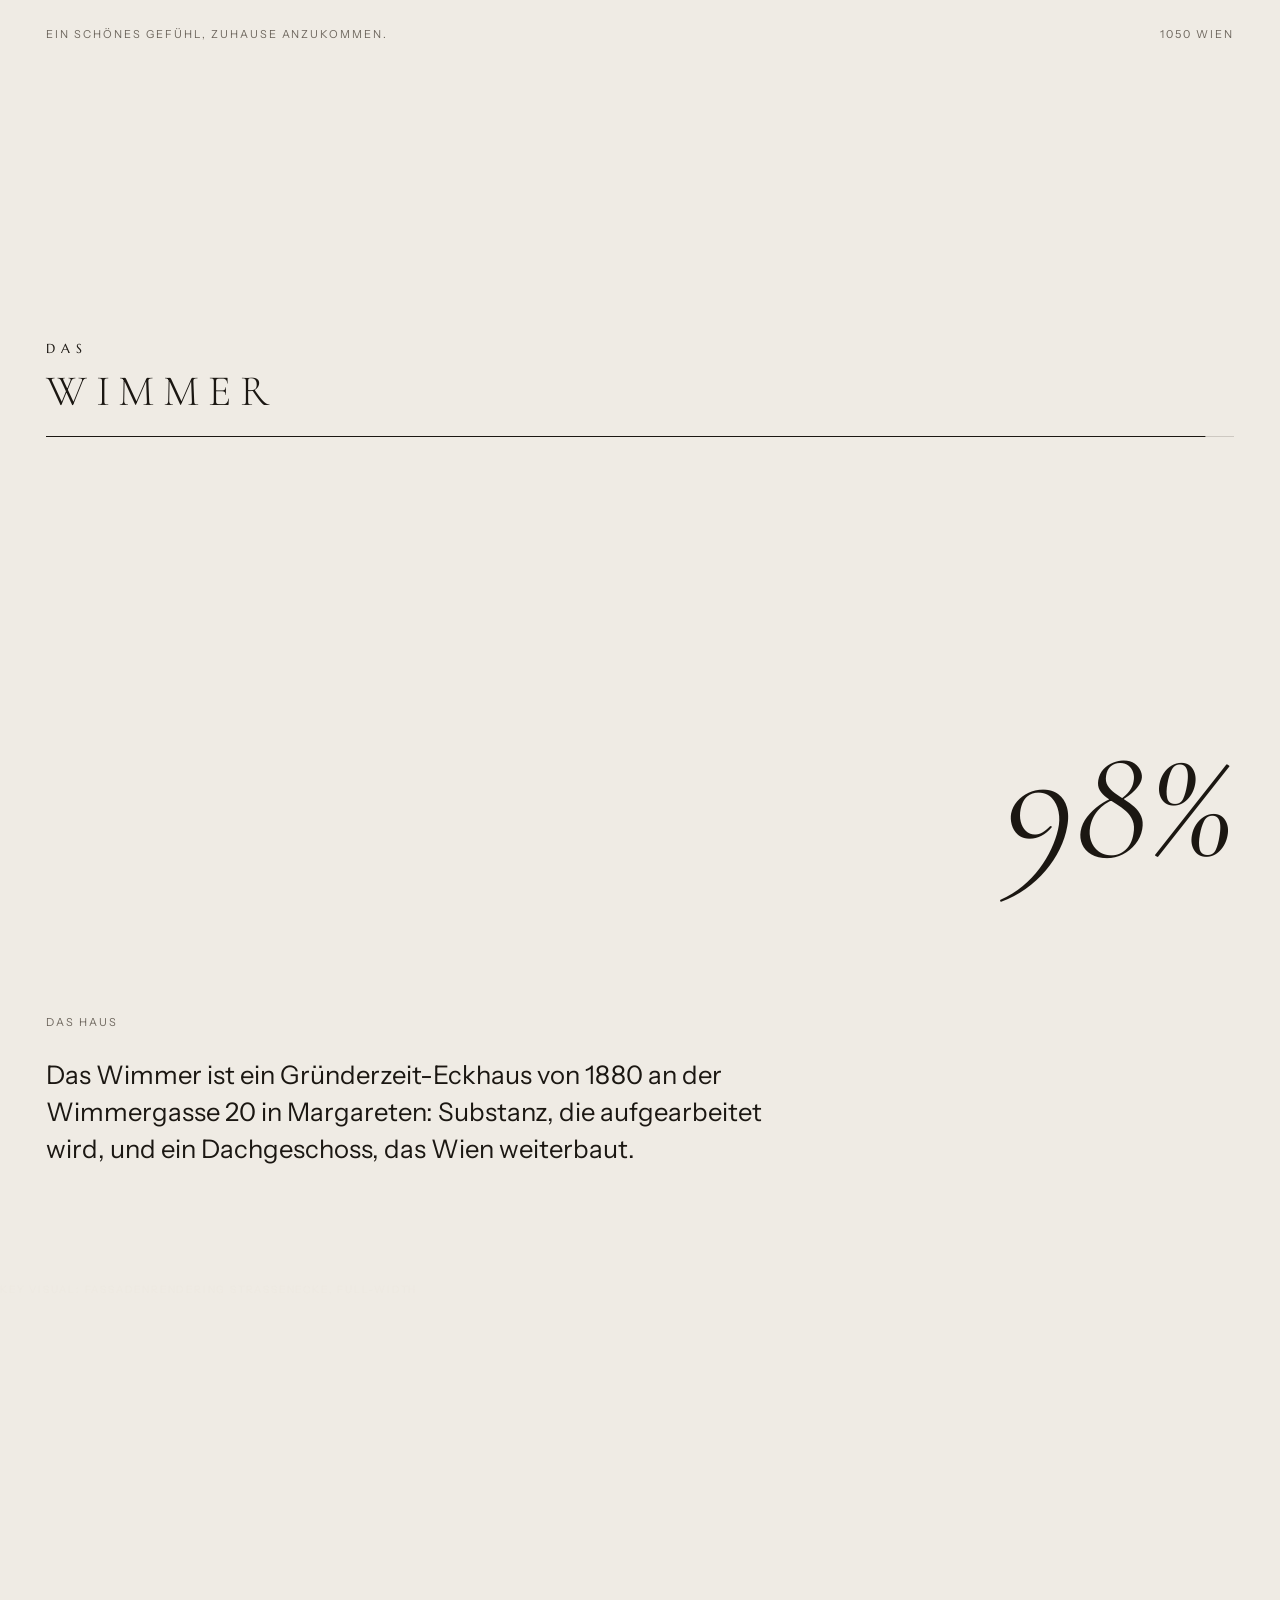
<file: uploads/hero_das-wimmer.html>
<!doctype html>
<html lang="de">
<head>
<meta charset="utf-8">
<meta name="viewport" content="width=device-width, initial-scale=1">
<title>Das Wimmer · Hero-Referenz (1:1 nach Vorlage)</title>
<!--
  DAS WIMMER · Hero-Section, 1:1 nach Screenrecording-Referenz (Alder Park)

  Ablauf exakt wie die Vorlage:
  1) BUILD-UP (Preloader, Overlay): Meta-Zeile oben (Claim links, Ort rechts),
     Wortmarke mittig-links, darunter eine Hairline, die als Fortschrittsbalken
     von links mitwaechst, unten rechts riesiger Serif-Zaehler 0 bis 100 %.
     Bei 100 % faehrt das Overlay als Curtain nach oben.
  2) HERO (Zwei-Spalten-Layout): Headline links oben (grosser Serif, eine Zeile)
     mit kleiner Subline darunter. Rechts ein Bild in voller Hoehe der Hero.
     Links unter der Headline ein kleineres Bild, daneben ein Stat-Block
     (grosse Serif-Zahl + Label) und ein dunkler Button mit Pfeil.
  3) Danach beim Scroll: Mikro-Label + Intro-Absatz, dann Full-width-Bild mit Clip-Reveal.

  Fonts: Cormorant (Display-Serif), Marcellus (Caps/Nav), Instrument Sans (Grotesk).
  Platzhalter ersetzen: Emblem-SVG durch echtes Logo, Espresso-Flaechen durch echte Bilder.
  Keine Pills, keine Schatten, Radius 0.
-->
<link rel="preconnect" href="https://fonts.googleapis.com">
<link rel="preconnect" href="https://fonts.gstatic.com" crossorigin>
<link href="https://fonts.googleapis.com/css2?family=Cormorant:ital,wght@0,300;0,400;1,300&family=Marcellus&family=Instrument+Sans:wght@400;500&display=swap" rel="stylesheet">
<style>
  :root {
    --ivory:    #EFEBE4;
    --paper:    #F6F3ED;
    --espresso: #2C2620;
    --ink:      #1B1712;
    --ink-soft: #6E675E;
    --gold:     #C08A2D;
    --line:     rgba(27, 23, 18, 0.16);
    --pad-x:    clamp(24px, 3.6vw, 72px);
    --ease:     cubic-bezier(0.25, 1, 0.25, 1);
  }

  * { margin: 0; padding: 0; box-sizing: border-box; }
  body {
    background: var(--ivory);
    color: var(--ink);
    font-family: "Instrument Sans", sans-serif;
    font-size: 16px;
    line-height: 1.6;
    -webkit-font-smoothing: antialiased;
  }
  img { max-width: 100%; display: block; }

  .micro {
    font-size: 11px;
    letter-spacing: 0.18em;
    text-transform: uppercase;
    color: var(--ink-soft);
  }

  /* ============ 1) BUILD-UP / PRELOADER (Overlay) ============ */
  .preloader {
    position: fixed;
    inset: 0;
    z-index: 50;
    background: var(--ivory);
    display: flex;
    flex-direction: column;
    padding: 26px var(--pad-x);
    transition: transform 1.1s var(--ease);
  }
  .preloader.done { transform: translateY(-100%); }
  .pre-meta { display: flex; justify-content: space-between; gap: 24px; }

  .pre-mark { margin-top: auto; }
  .pre-mark .das {
    font-family: "Marcellus", serif;
    font-size: 13px;
    letter-spacing: 0.5em;
    text-transform: uppercase;
    margin-bottom: 10px;
  }
  .pre-mark .wimmer {
    font-family: "Cormorant", serif;
    font-weight: 300;
    font-size: clamp(34px, 3.4vw, 52px);
    letter-spacing: 0.2em;
    text-transform: uppercase;
    line-height: 1;
  }
  /* Fortschritt: faint Hairline in voller Breite, dunkle Linie waechst mit dem Zaehler */
  .pre-progress {
    position: relative;
    height: 1px;
    background: var(--line);
    margin-top: 22px;
  }
  .pre-progress i {
    position: absolute;
    inset: 0;
    background: var(--ink);
    transform: scaleX(0);
    transform-origin: left center;
  }
  .pre-counter {
    margin-top: auto;
    align-self: flex-end;
    font-family: "Cormorant", serif;
    font-weight: 300;
    font-style: italic;
    font-size: clamp(96px, 13vw, 200px);
    line-height: 0.85;
    font-variant-numeric: oldstyle-nums;
  }

  /* ============ NAVIGATION ============ */
  header {
    display: flex;
    align-items: center;
    justify-content: space-between;
    padding: 22px var(--pad-x);
    border-bottom: 1px solid var(--line);
  }
  .brand { display: flex; align-items: center; gap: 16px; text-decoration: none; color: var(--ink); }
  .brand svg { height: 44px; width: auto; display: block; }
  .brand-name {
    font-family: "Marcellus", serif;
    font-size: 15px;
    letter-spacing: 0.32em;
    text-transform: uppercase;
  }
  nav { display: flex; gap: clamp(24px, 3vw, 56px); }
  nav a, .cta {
    font-family: "Marcellus", serif;
    font-size: 12.5px;
    letter-spacing: 0.22em;
    text-transform: uppercase;
    text-decoration: none;
    color: var(--ink);
    position: relative;
  }
  nav a::after, .cta::after {
    content: "";
    position: absolute;
    left: 0; bottom: -6px;
    width: 0; height: 1px;
    background: var(--gold);
    transition: width 0.5s var(--ease);
  }
  nav a:hover::after, .cta:hover::after { width: 100%; }
  .cta::after { width: 100%; background: var(--ink); }
  .cta:hover::after { background: var(--gold); }

  /* ============ 2) HERO: Headline links, Bild rechts volle Hoehe, Bild links darunter ============ */
  .hero {
    display: grid;
    grid-template-columns: 1fr minmax(320px, 36vw);
    min-height: calc(100svh - 89px);
  }
  .hero-left {
    display: flex;
    flex-direction: column;
    padding: clamp(32px, 4.5vh, 64px) clamp(28px, 3vw, 56px) clamp(32px, 4.5vh, 64px) var(--pad-x);
  }
  .hero-title {
    font-family: "Cormorant", serif;
    font-weight: 300;
    font-size: clamp(52px, 7.2vw, 118px);
    letter-spacing: 0.1em;
    line-height: 0.95;
    text-transform: uppercase;
    white-space: nowrap;
  }
  .hero-sub {
    margin-top: clamp(14px, 1.8vh, 24px);
    max-width: 440px;
    color: var(--ink-soft);
  }
  /* Zeilen-Maske fuer den Stagger-Reveal nach dem Build-up */
  .mask { overflow: hidden; display: block; }
  .mask > span {
    display: block;
    transform: translateY(110%);
    transition: transform 1.1s var(--ease);
  }
  .is-in .mask > span { transform: translateY(0); }

  /* Untere Reihe links: kleines Bild + Stat-Block + Button */
  .hero-row {
    margin-top: auto;
    padding-top: clamp(28px, 4vh, 56px);
    display: flex;
    align-items: flex-end;
    gap: clamp(28px, 3vw, 56px);
  }
  .hero-thumb {
    width: min(300px, 34%);
    aspect-ratio: 4 / 3;
    overflow: hidden;
  }
  .hero-thumb .ph, .hero-right .ph {
    width: 100%; height: 100%;
    background: var(--espresso);
    display: flex; align-items: center; justify-content: center;
    text-align: center; padding: 12px;
  }
  .ph span { color: rgba(237, 232, 223, 0.6); font-size: 10px; letter-spacing: 0.18em; text-transform: uppercase; }
  .hero-thumb img, .hero-right img { width: 100%; height: 100%; object-fit: cover; }

  .hero-stat { display: flex; flex-direction: column; gap: 6px; }
  .hero-stat .num-row { display: flex; align-items: baseline; gap: 16px; }
  .hero-stat .num {
    font-family: "Cormorant", serif;
    font-weight: 300;
    font-size: clamp(44px, 4.6vw, 72px);
    line-height: 1;
    font-variant-numeric: oldstyle-nums;
  }
  .hero-stat .lbl { max-width: 130px; font-size: 13px; line-height: 1.35; color: var(--ink); }
  .hero-stat .tag { margin-top: 14px; }
  .btn {
    margin-top: 12px;
    align-self: flex-start;
    display: inline-flex;
    align-items: center;
    gap: 12px;
    background: var(--espresso);
    color: #EDE8DF;
    text-decoration: none;
    font-size: 12px;
    letter-spacing: 0.14em;
    text-transform: uppercase;
    padding: 13px 22px;
    transition: background 0.4s var(--ease);
  }
  .btn:hover { background: var(--ink); }
  .btn .arrow { display: inline-block; transition: transform 0.4s var(--ease); }
  .btn:hover .arrow { transform: translateX(6px); }

  /* Rechte Spalte: Bild in voller Hoehe der Hero */
  .hero-right { position: relative; overflow: hidden; }
  .hero-right .inner {
    position: absolute;
    inset: 0;
    clip-path: inset(0 0 100% 0);
    transition: clip-path 1.3s var(--ease) 0.15s;
  }
  .is-in .hero-right .inner { clip-path: inset(0 0 0 0); }

  /* Clip-Reveal fuer das kleine Bild links */
  .hero-thumb .inner {
    width: 100%; height: 100%;
    clip-path: inset(0 100% 0 0);
    transition: clip-path 1.2s var(--ease) 0.45s;
  }
  .is-in .hero-thumb .inner { clip-path: inset(0 0 0 0); }

  /* Fade fuer Sub, Stat, Button */
  .fade {
    opacity: 0;
    transform: translateY(16px);
    transition: opacity 0.9s var(--ease) 0.5s, transform 0.9s var(--ease) 0.5s;
  }
  .is-in .fade { opacity: 1; transform: none; }

  /* ============ 3) INTRO-ABSATZ + FULL-WIDTH VISUAL (Scroll-Fortsetzung) ============ */
  .intro {
    padding: clamp(72px, 12vh, 140px) var(--pad-x);
    max-width: 860px;
  }
  .intro p {
    margin-top: 22px;
    font-size: clamp(20px, 2vw, 28px);
    line-height: 1.45;
    color: var(--ink);
  }
  .visual-frame {
    height: min(92svh, 900px);
    clip-path: inset(0 0 100% 0);
    transition: clip-path 1.4s var(--ease);
  }
  .visual-frame.revealed { clip-path: inset(0 0 0 0); }
  .visual-frame .ph { height: 100%; }

  /* Reduzierte Bewegung: alles sofort im Endzustand, kein Preloader */
  @media (prefers-reduced-motion: reduce) {
    .preloader { display: none; }
    .mask > span, .fade { transition: none; transform: none; opacity: 1; }
    .hero-right .inner, .hero-thumb .inner, .visual-frame { clip-path: none; transition: none; }
  }

  @media (max-width: 860px) {
    header { flex-wrap: wrap; gap: 14px; }
    nav { order: 3; width: 100%; justify-content: space-between; gap: 12px; }
    .hero { grid-template-columns: 1fr; }
    .hero-right { min-height: 56svh; order: -1; }
    .hero-title { white-space: normal; font-size: clamp(44px, 11vw, 72px); }
    .hero-row { flex-wrap: wrap; }
    .hero-thumb { width: 60%; }
  }
</style>
</head>
<body>

<!-- 1) BUILD-UP -->
<div class="preloader" id="preloader" aria-hidden="true">
  <div class="pre-meta micro">
    <span>Ein schönes Gefühl, zuhause anzukommen.</span>
    <span>1050 Wien</span>
  </div>
  <div class="pre-mark">
    <div class="das">Das</div>
    <div class="wimmer">Wimmer</div>
    <div class="pre-progress"><i id="progress"></i></div>
  </div>
  <div class="pre-counter"><span id="counter">0</span>%</div>
</div>

<header>
  <a class="brand" href="#">
    <!-- Platzhalter-Emblem: durch echtes Logo-SVG ersetzen -->
    <svg viewBox="0 0 100 140" fill="none" aria-hidden="true">
      <ellipse cx="50" cy="70" rx="46" ry="64" stroke="#1B1712" stroke-width="1"/>
      <ellipse cx="50" cy="70" rx="39" ry="57" stroke="#1B1712" stroke-width="1"/>
      <text x="50" y="66" text-anchor="middle" font-family="Cormorant, serif" font-size="44" fill="#1B1712">W</text>
      <text x="50" y="102" text-anchor="middle" font-family="Cormorant, serif" font-size="26" fill="#C08A2D">20</text>
    </svg>
    <span class="brand-name">Das Wimmer</span>
  </a>
  <nav>
    <a href="#">Wohnungen</a>
    <a href="#">Lage</a>
    <a href="#">Das Projekt</a>
    <a href="#">Kontakt</a>
  </nav>
  <a class="cta" href="#">Anfragen</a>
</header>

<!-- 2) HERO: Headline links, Bild rechts volle Hoehe, kleines Bild links unter der Headline -->
<section class="hero" id="hero">
  <div class="hero-left">
    <h1 class="hero-title mask"><span>Das Wimmer</span></h1>
    <p class="hero-sub fade">
      31 Wohnungen in einem Gründerzeit-Eckhaus von 1880.
      Saniert, weitergebaut, mitten in Margareten.
    </p>

    <div class="hero-row">
      <figure class="hero-thumb">
        <div class="inner">
          <!-- Echtes Bild einsetzen: <img src="fassade-ecke.jpg" alt="Das Wimmer, Fassade Wimmergasse 20"> -->
          <div class="ph"><span>Bild: Fassadenrendering</span></div>
        </div>
      </figure>
      <div class="hero-stat fade">
        <div class="num-row">
          <span class="num">31</span>
          <span class="lbl">Wohnungen im Verkauf</span>
        </div>
        <span class="tag micro">Errichtet 1880, weitergebaut 2026</span>
        <a class="btn" href="#">Mehr erfahren <span class="arrow">&#8594;</span></a>
      </div>
    </div>
  </div>

  <div class="hero-right">
    <div class="inner">
      <!-- Echtes Bild einsetzen, Hochformat: <img src="interieur-hoch.jpg" alt="Interieur Das Wimmer"> -->
      <div class="ph"><span>Bild: Interieur / Fassade, Hochformat, volle Höhe</span></div>
    </div>
  </div>
</section>

<!-- 3) Scroll-Fortsetzung: Mikro-Label + Intro-Absatz, dann Full-width-Bild -->
<section class="intro">
  <span class="micro">Das Haus</span>
  <p>
    Das Wimmer ist ein Gründerzeit-Eckhaus von 1880 an der Wimmergasse 20 in Margareten:
    Substanz, die aufgearbeitet wird, und ein Dachgeschoss, das Wien weiterbaut.
  </p>
</section>
<section class="visual">
  <div class="visual-frame" id="visual">
    <!-- Echtes Key Visual einsetzen: <img src="fassade-abend.jpg" alt="Das Wimmer bei Abendlicht"> -->
    <div class="ph"><span>Key Visual: Fassadenrendering Straßenecke, Full-width</span></div>
  </div>
</section>

<script>
  // 1) Build-up: Zaehler 0 bis 100 %, Fortschritts-Hairline synchron, dann Curtain nach oben
  const preloader = document.getElementById("preloader");
  const counterEl = document.getElementById("counter");
  const progressEl = document.getElementById("progress");
  const reduced = window.matchMedia("(prefers-reduced-motion: reduce)").matches;

  function easeOutExpo(t) { return t === 1 ? 1 : 1 - Math.pow(2, -10 * t); }

  function runBuildUp(duration, onDone) {
    const start = performance.now();
    function frame(now) {
      const t = Math.min((now - start) / duration, 1);
      const v = easeOutExpo(t);
      counterEl.textContent = Math.round(v * 100);
      progressEl.style.transform = "scaleX(" + v + ")";
      if (t < 1) { requestAnimationFrame(frame); } else { onDone(); }
    }
    requestAnimationFrame(frame);
  }

  function revealHero() {
    preloader.classList.add("done");
    // Hero-Elemente staggern, sobald der Curtain hochfaehrt
    setTimeout(() => document.body.classList.add("is-in"), 250);
    setTimeout(() => preloader.remove(), 1400);
  }

  window.addEventListener("load", () => {
    if (reduced) { document.body.classList.add("is-in"); return; }
    runBuildUp(2400, revealHero);
  });

  // 3) Full-width Visual: Clip-Reveal beim Eintritt in den Viewport.
  // Wichtig: Die umgebende Section beobachten, nicht den geclippten Frame selbst,
  // denn ein per clip-path komplett geclipptes Element meldet Intersection-Ratio 0.
  const visual = document.getElementById("visual");
  const io = new IntersectionObserver((entries) => {
    entries.forEach((e) => {
      if (e.isIntersecting) { visual.classList.add("revealed"); io.disconnect(); }
    });
  }, { threshold: 0.2 });
  io.observe(visual.parentElement);
</script>

</body>
</html>
</file>
